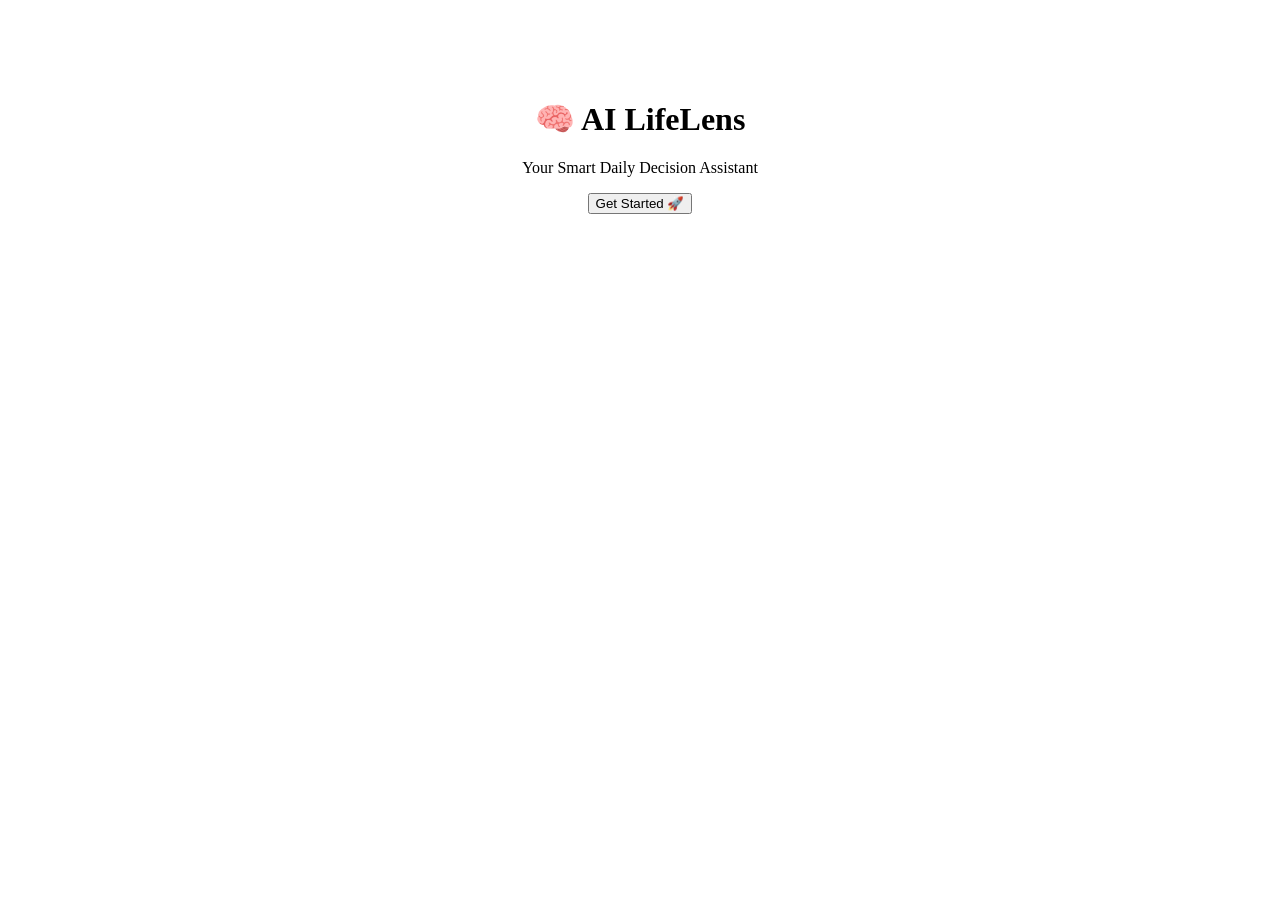
<file: index.html>
<!DOCTYPE html><html lang="en"><head>
    <meta charset="UTF-8">
    <meta name="viewport" content="width=device-width, initial-scale=1.0">
    <title>AI LifeLens</title>
</head><body><div style="text-align:center; margin-top:100px;">

    <h1>🧠 AI LifeLens</h1>

    <p>Your Smart Daily Decision Assistant</p>

    <button onclick="window.location.href='dashboard.html'">
        Get Started 🚀
    </button>

</div>

</body></html>
</file>
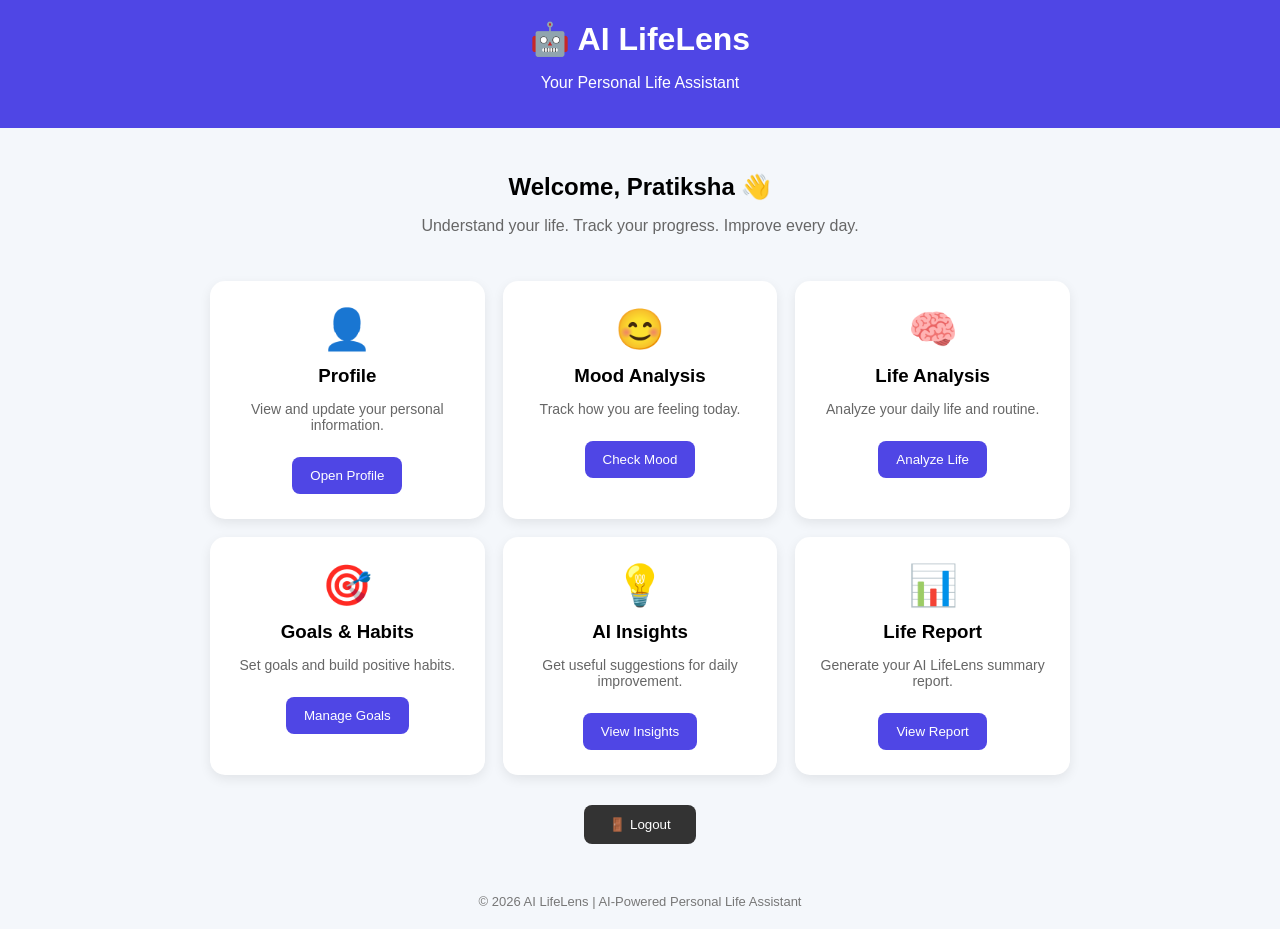
<file: dashboard.html>
<!DOCTYPE html>
<html lang="en">
<head>
    <meta charset="UTF-8">
    <meta name="viewport" content="width=device-width, initial-scale=1.0">

    <title>AI LifeLens - Dashboard</title>

    <style>
        * {
            box-sizing: border-box;
        }

        body {
            margin: 0;
            font-family: Arial, sans-serif;
            background: #f4f7fb;
        }

        header {
            background: #4f46e5;
            color: white;
            padding: 20px;
            text-align: center;
        }

        header h1 {
            margin: 0;
        }

        .welcome {
            text-align: center;
            padding: 25px 15px 10px;
        }

        .welcome h2 {
            margin-bottom: 8px;
        }

        .welcome p {
            color: #666;
        }

        .container {
            max-width: 900px;
            margin: auto;
            padding: 20px;
        }

        .cards {
            display: grid;
            grid-template-columns: repeat(auto-fit, minmax(220px, 1fr));
            gap: 18px;
        }

        .card {
            background: white;
            padding: 25px;
            border-radius: 15px;
            text-align: center;
            box-shadow: 0 4px 12px rgba(0,0,0,0.08);
        }

        .card .icon {
            font-size: 40px;
        }

        .card h3 {
            margin: 12px 0 8px;
        }

        .card p {
            color: #666;
            font-size: 14px;
        }

        .card button {
            background: #4f46e5;
            color: white;
            border: none;
            padding: 11px 18px;
            border-radius: 8px;
            cursor: pointer;
            margin-top: 10px;
        }

        .card button:hover {
            opacity: 0.9;
        }

        .logout {
            display: block;
            margin: 30px auto 10px;
            background: #333;
            color: white;
            border: none;
            padding: 12px 25px;
            border-radius: 8px;
            cursor: pointer;
        }

        footer {
            text-align: center;
            color: #777;
            padding: 20px;
            font-size: 13px;
        }
    </style>
</head>

<body>

<header>
    <h1>🤖 AI LifeLens</h1>
    <p>Your Personal Life Assistant</p>
</header>

<div class="welcome">
    <h2>Welcome, Pratiksha 👋</h2>
    <p>Understand your life. Track your progress. Improve every day.</p>
</div>

<div class="container">

    <div class="cards">

        <div class="card">
            <div class="icon">👤</div>
            <h3>Profile</h3>
            <p>View and update your personal information.</p>
            <button onclick="window.location.href='profile.html'">
                Open Profile
            </button>
        </div>

        <div class="card">
            <div class="icon">😊</div>
            <h3>Mood Analysis</h3>
            <p>Track how you are feeling today.</p>
            <button onclick="window.location.href='mood.html'">
                Check Mood
            </button>
        </div>

        <div class="card">
            <div class="icon">🧠</div>
            <h3>Life Analysis</h3>
            <p>Analyze your daily life and routine.</p>
            <button onclick="window.location.href='life-analysis.html'">
                Analyze Life
            </button>
        </div>

        <div class="card">
            <div class="icon">🎯</div>
            <h3>Goals & Habits</h3>
            <p>Set goals and build positive habits.</p>
            <button onclick="window.location.href='goals.html'">
                Manage Goals
            </button>
        </div>

        <div class="card">
            <div class="icon">💡</div>
            <h3>AI Insights</h3>
            <p>Get useful suggestions for daily improvement.</p>
            <button onclick="window.location.href='insights.html'">
                View Insights
            </button>
        </div>

        <div class="card">
            <div class="icon">📊</div>
            <h3>Life Report</h3>
            <p>Generate your AI LifeLens summary report.</p>
            <button onclick="window.location.href='report.html'">
                View Report
            </button>
        </div>

    </div>

    <button class="logout" onclick="window.location.href='index.html'">
        🚪 Logout
    </button>

</div>

<footer>
    © 2026 AI LifeLens | AI-Powered Personal Life Assistant
</footer>

</body>
</html>
</file>
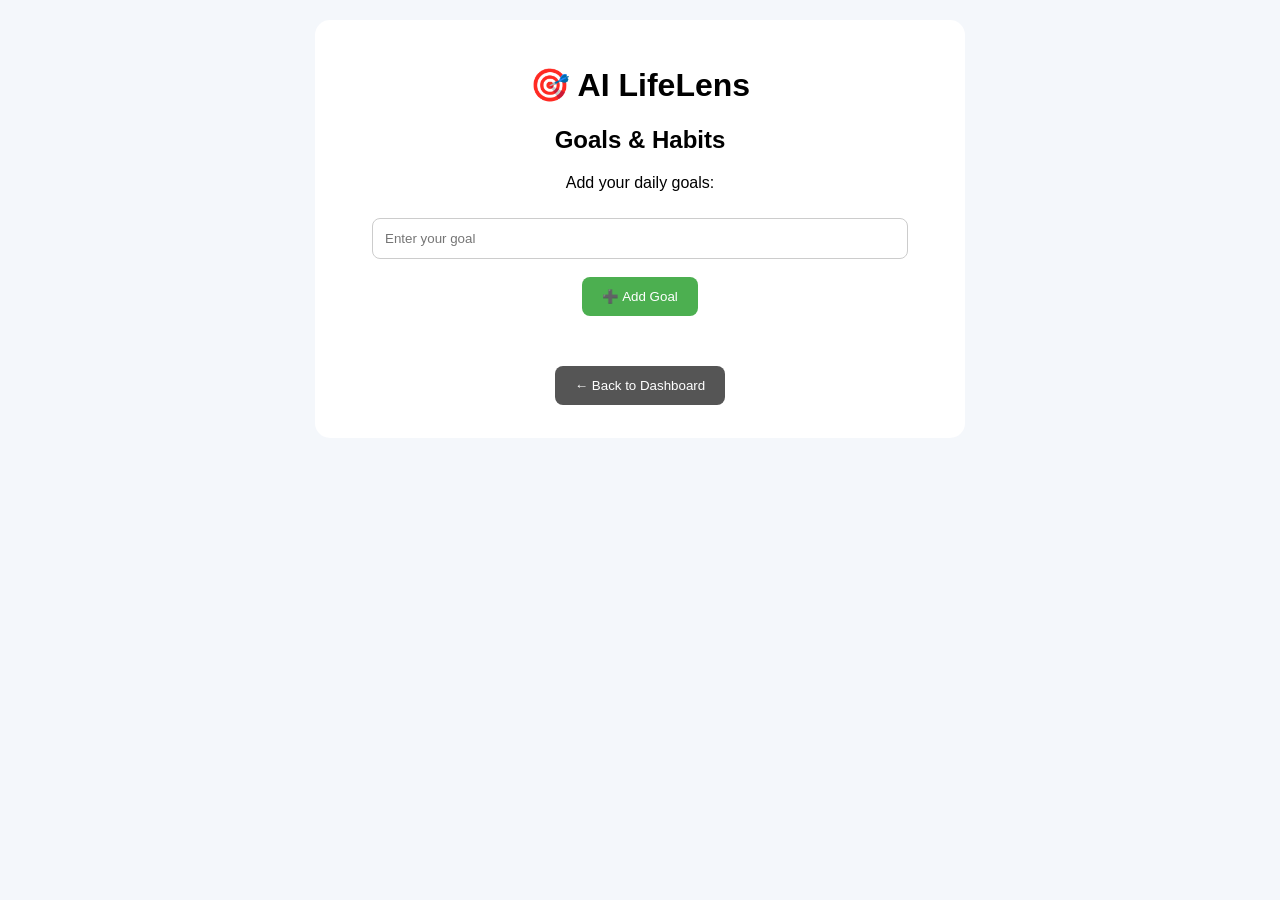
<file: goals.html>
<!DOCTYPE html>
<html lang="en">
<head>
    <meta charset="UTF-8">
    <meta name="viewport" content="width=device-width, initial-scale=1.0">
    <title>AI LifeLens - Goals</title>

    <style>
        body {
            font-family: Arial, sans-serif;
            background: #f4f7fb;
            margin: 0;
            padding: 20px;
            text-align: center;
        }

        .container {
            max-width: 600px;
            margin: auto;
            background: white;
            padding: 25px;
            border-radius: 15px;
        }

        input {
            width: 85%;
            padding: 12px;
            border: 1px solid #ccc;
            border-radius: 8px;
            margin: 10px;
        }

        button {
            padding: 12px 20px;
            border: none;
            border-radius: 8px;
            cursor: pointer;
            margin: 8px;
        }

        .add {
            background: #4CAF50;
            color: white;
        }

        .back {
            background: #555;
            color: white;
        }

        li {
            text-align: left;
            padding: 10px;
            margin: 8px;
            background: #f1f1f1;
            border-radius: 8px;
        }
    </style>
</head>

<body>

<div class="container">

    <h1>🎯 AI LifeLens</h1>

    <h2>Goals & Habits</h2>

    <p>Add your daily goals:</p>

    <input type="text" id="goalInput" placeholder="Enter your goal">

    <br>

    <button class="add" onclick="addGoal()">➕ Add Goal</button>

    <ul id="goalList"></ul>

    <br>

    <button class="back" onclick="window.location.href='dashboard.html'">
        ← Back to Dashboard
    </button>

</div>

<script>
    function addGoal() {

        let goal = document.getElementById("goalInput").value.trim();

        if (goal === "") {
            alert("Please enter a goal.");
            return;
        }

        let li = document.createElement("li");

        li.innerHTML = "🎯 " + goal;

        document.getElementById("goalList").appendChild(li);

        document.getElementById("goalInput").value = "";
    }
</script>

</body>
</html>
</file>
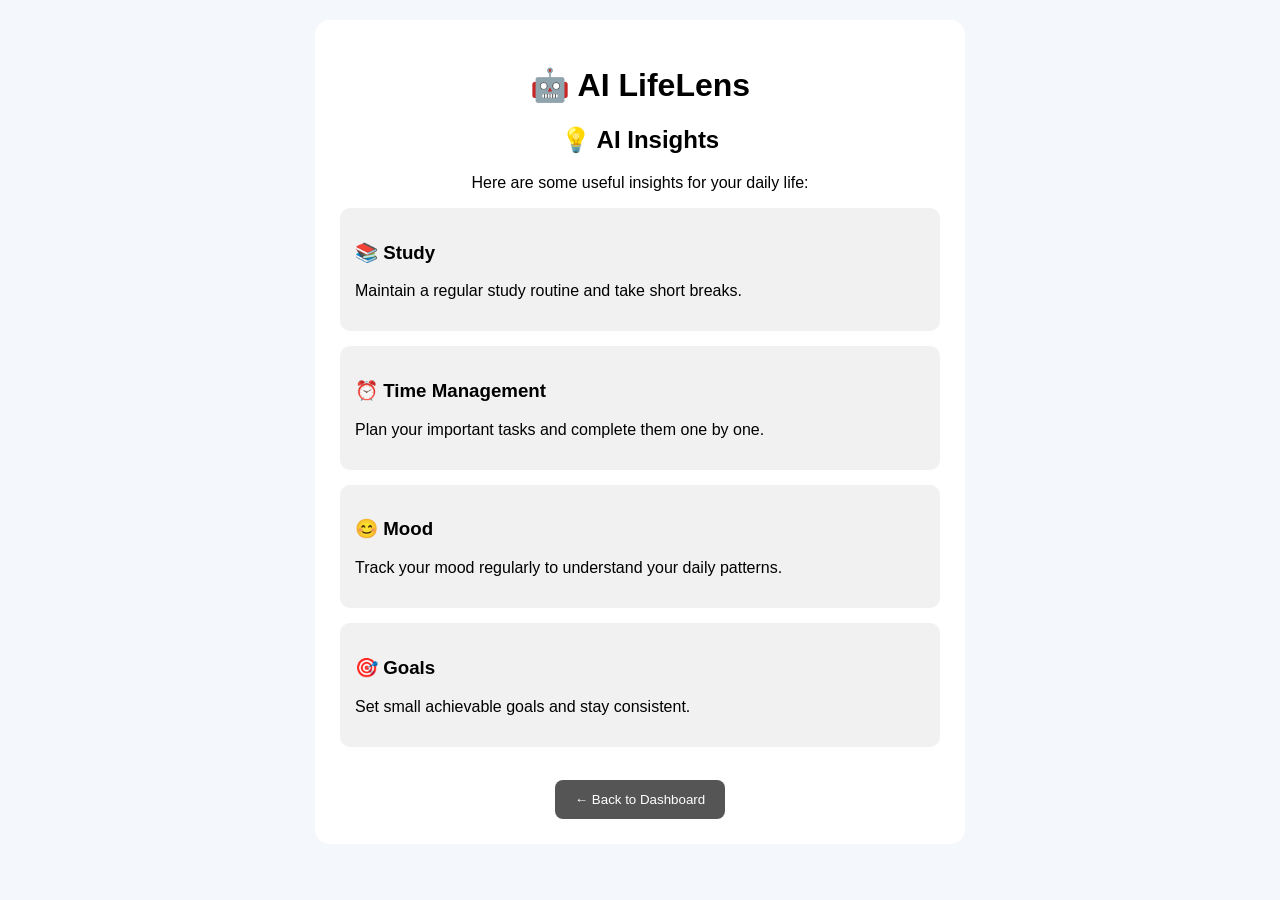
<file: insights.html>
<!DOCTYPE html>
<html lang="en">
<head>
    <meta charset="UTF-8">
    <meta name="viewport" content="width=device-width, initial-scale=1.0">

    <title>AI LifeLens - AI Insights</title>

    <style>
        body {
            font-family: Arial, sans-serif;
            background: #f4f7fb;
            margin: 0;
            padding: 20px;
            text-align: center;
        }

        .container {
            max-width: 600px;
            margin: auto;
            background: white;
            padding: 25px;
            border-radius: 15px;
        }

        .card {
            background: #f1f1f1;
            padding: 15px;
            margin: 15px 0;
            border-radius: 10px;
            text-align: left;
        }

        button {
            padding: 12px 20px;
            border: none;
            border-radius: 8px;
            background: #555;
            color: white;
            cursor: pointer;
        }
    </style>
</head>

<body>

<div class="container">

    <h1>🤖 AI LifeLens</h1>

    <h2>💡 AI Insights</h2>

    <p>Here are some useful insights for your daily life:</p>

    <div class="card">
        <h3>📚 Study</h3>
        <p>Maintain a regular study routine and take short breaks.</p>
    </div>

    <div class="card">
        <h3>⏰ Time Management</h3>
        <p>Plan your important tasks and complete them one by one.</p>
    </div>

    <div class="card">
        <h3>😊 Mood</h3>
        <p>Track your mood regularly to understand your daily patterns.</p>
    </div>

    <div class="card">
        <h3>🎯 Goals</h3>
        <p>Set small achievable goals and stay consistent.</p>
    </div>

    <br>

    <button onclick="window.location.href='dashboard.html'">
        ← Back to Dashboard
    </button>

</div>

</body>
</html>
</file>
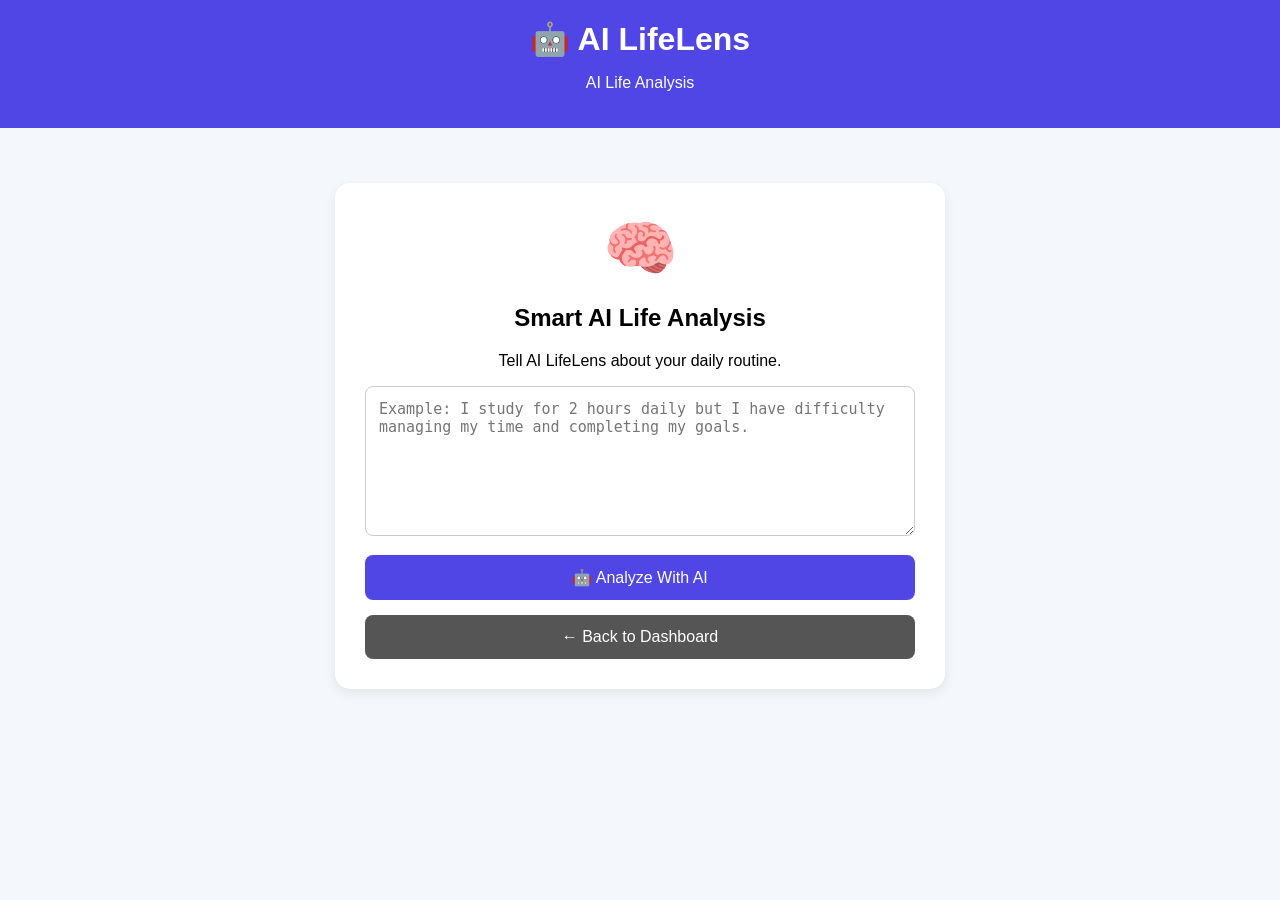
<file: life-analysis.html>
<!DOCTYPE html>
<html lang="en">
<head>
    <meta charset="UTF-8">
    <meta name="viewport" content="width=device-width, initial-scale=1.0">

    <title>AI LifeLens - AI Life Analysis</title>

    <style>
        * {
            box-sizing: border-box;
        }

        body {
            margin: 0;
            font-family: Arial, sans-serif;
            background: #f4f7fb;
        }

        header {
            background: #4f46e5;
            color: white;
            text-align: center;
            padding: 20px;
        }

        header h1 {
            margin: 0;
        }

        .container {
            max-width: 650px;
            margin: 35px auto;
            padding: 20px;
        }

        .card {
            background: white;
            padding: 30px;
            border-radius: 15px;
            box-shadow: 0 4px 12px rgba(0,0,0,0.08);
        }

        .icon {
            text-align: center;
            font-size: 60px;
        }

        h2 {
            text-align: center;
        }

        textarea {
            width: 100%;
            height: 150px;
            padding: 13px;
            border: 1px solid #ccc;
            border-radius: 8px;
            font-size: 15px;
            resize: vertical;
        }

        button {
            width: 100%;
            padding: 13px;
            border: none;
            border-radius: 8px;
            cursor: pointer;
            font-size: 16px;
            margin-top: 15px;
        }

        .analyze {
            background: #4f46e5;
            color: white;
        }

        .back {
            background: #555;
            color: white;
        }

        #result {
            display: none;
            margin-top: 20px;
            padding: 20px;
            background: #f1f1f1;
            border-radius: 10px;
        }

        .result-item {
            background: white;
            padding: 12px;
            margin: 10px 0;
            border-radius: 8px;
        }
    </style>
</head>

<body>

<header>
    <h1>🤖 AI LifeLens</h1>
    <p>AI Life Analysis</p>
</header>

<div class="container">

    <div class="card">

        <div class="icon">🧠</div>

        <h2>Smart AI Life Analysis</h2>

        <p style="text-align:center;">
            Tell AI LifeLens about your daily routine.
        </p>

        <textarea id="lifeText"
        placeholder="Example: I study for 2 hours daily but I have difficulty managing my time and completing my goals."></textarea>

        <button class="analyze" onclick="analyzeLife()">
            🤖 Analyze With AI
        </button>

        <div id="result"></div>

        <button class="back"
        onclick="window.location.href='dashboard.html'">
            ← Back to Dashboard
        </button>

    </div>

</div>

<script>

function analyzeLife() {

    let text = document.getElementById("lifeText").value.toLowerCase().trim();

    if (text === "") {
        alert("Please enter information about your daily life.");
        return;
    }

    let study = "";
    let time = "";
    let goal = "";
    let routine = "";

    // Study analysis
    if (
        text.includes("study") ||
        text.includes("exam") ||
        text.includes("college") ||
        text.includes("learning")
    ) {
        study = "📚 Study: Create a fixed study schedule and revise regularly.";
    } else {
        study = "📚 Study: Try to include a regular learning session in your daily routine.";
    }

    // Time analysis
    if (
        text.includes("time") ||
        text.includes("busy") ||
        text.includes("late") ||
        text.includes("manage")
    ) {
        time = "⏰ Time Management: Prioritize important tasks and avoid unnecessary distractions.";
    } else {
        time = "⏰ Time Management: Plan your important tasks at the beginning of the day.";
    }

    // Goal analysis
    if (
        text.includes("goal") ||
        text.includes("target") ||
        text.includes("improve")
    ) {
        goal = "🎯 Goals: Break large goals into smaller daily tasks.";
    } else {
        goal = "🎯 Goals: Set one or two achievable goals for each day.";
    }

    // Routine analysis
    if (
        text.includes("routine") ||
        text.includes("daily") ||
        text.includes("habit")
    ) {
        routine = "🌱 Routine: Keep your daily routine consistent and review your progress.";
    } else {
        routine = "🌱 Routine: Build a simple and consistent daily routine.";
    }

    document.getElementById("result").style.display = "block";

    document.getElementById("result").innerHTML =

        "<h3>✨ AI LifeLens Analysis</h3>" +

        "<div class='result-item'>" +
        study +
        "</div>" +

        "<div class='result-item'>" +
        time +
        "</div>" +

        "<div class='result-item'>" +
        goal +
        "</div>" +

        "<div class='result-item'>" +
        routine +
        "</div>" +

        "<div class='result-item'>" +
        "💡 AI Suggestion: Focus on small improvements and maintain consistency." +
        "</div>";
}

</script>

</body>
</html>
</file>
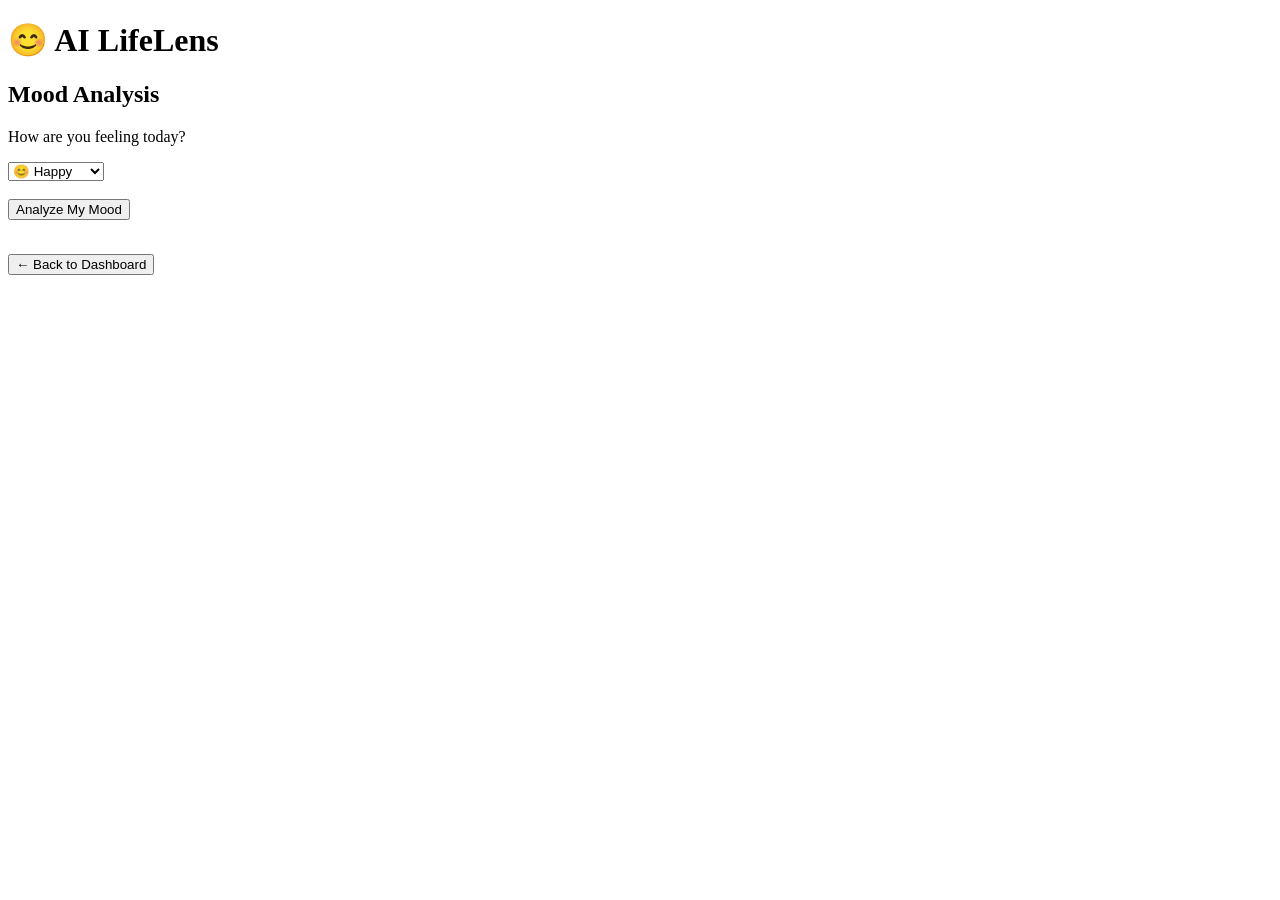
<file: mood.html>
<!DOCTYPE html>
<html>
<head>
    <title>AI LifeLens - Mood Analysis</title>
</head>

<body>

    <h1>😊 AI LifeLens</h1>

    <h2>Mood Analysis</h2>

    <p>How are you feeling today?</p>

    <select id="mood">
        <option>😊 Happy</option>
        <option>😌 Calm</option>
        <option>😐 Neutral</option>
        <option>😔 Sad</option>
        <option>😟 Stressed</option>
    </select>

    <br><br>

    <button onclick="analyzeMood()">
        Analyze My Mood
    </button>

    <p id="result"></p>

    <br>

    <button onclick="window.location.href='dashboard.html'">
        ← Back to Dashboard
    </button>

    <script>
        function analyzeMood() {
            let mood = document.getElementById("mood").value;

            document.getElementById("result").innerHTML =
                "Your selected mood is " + mood + ". Mood analysis completed successfully! 😊";
        }
    </script>

</body>
</html>
</file>
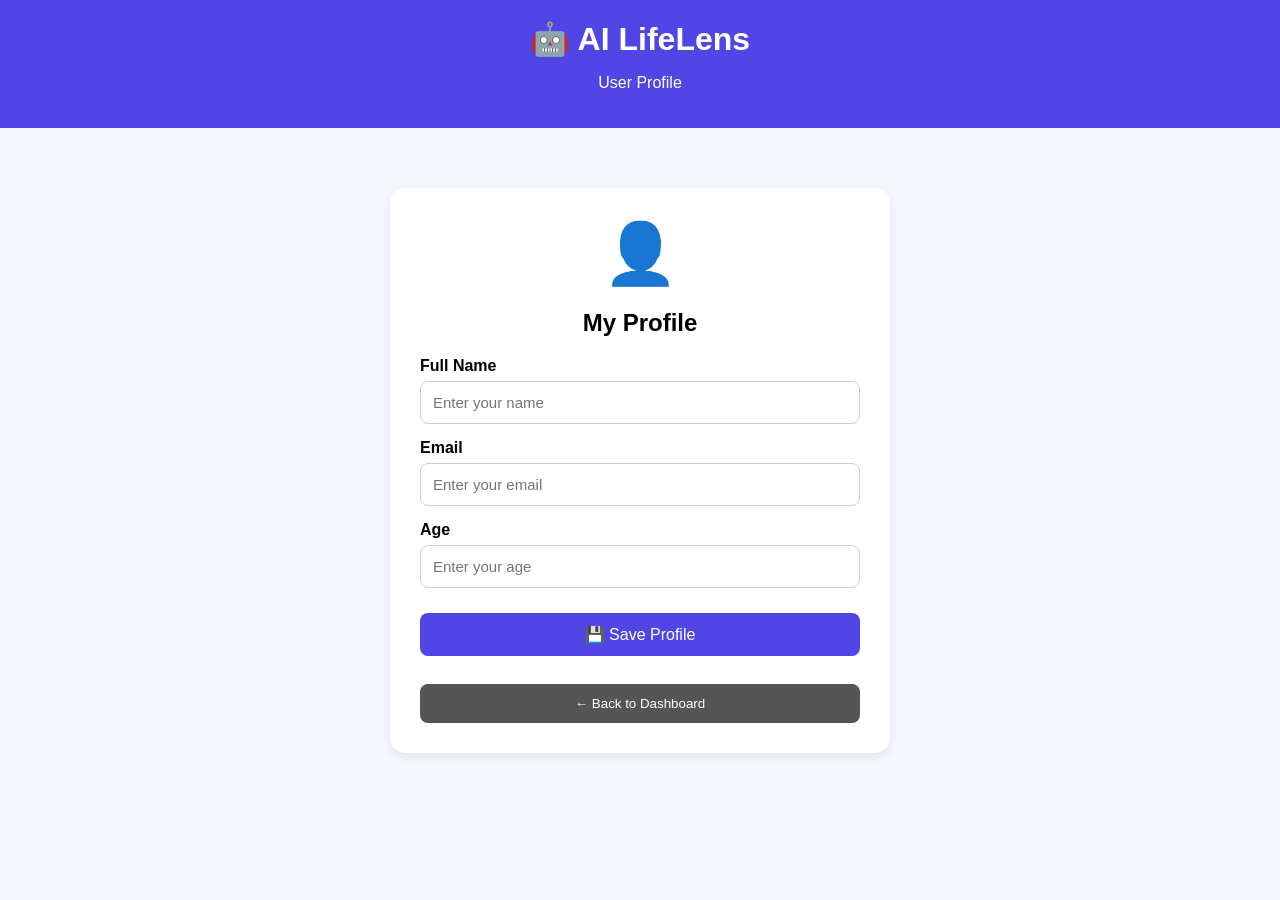
<file: profile.html>
<!DOCTYPE html>
<html lang="en">
<head>
    <meta charset="UTF-8">
    <meta name="viewport" content="width=device-width, initial-scale=1.0">

    <title>AI LifeLens - Profile</title>

    <style>
        * {
            box-sizing: border-box;
        }

        body {
            margin: 0;
            font-family: Arial, sans-serif;
            background: #f4f7fb;
        }

        header {
            background: #4f46e5;
            color: white;
            text-align: center;
            padding: 20px;
        }

        header h1 {
            margin: 0;
        }

        .container {
            max-width: 550px;
            margin: 35px auto;
            padding: 25px;
        }

        .profile-card {
            background: white;
            padding: 30px;
            border-radius: 15px;
            box-shadow: 0 4px 12px rgba(0,0,0,0.08);
        }

        .icon {
            text-align: center;
            font-size: 60px;
        }

        h2 {
            text-align: center;
        }

        label {
            display: block;
            margin-top: 15px;
            margin-bottom: 6px;
            font-weight: bold;
        }

        input {
            width: 100%;
            padding: 12px;
            border: 1px solid #ccc;
            border-radius: 8px;
            font-size: 15px;
        }

        .save {
            width: 100%;
            margin-top: 25px;
            padding: 12px;
            background: #4f46e5;
            color: white;
            border: none;
            border-radius: 8px;
            cursor: pointer;
            font-size: 16px;
        }

        .back {
            width: 100%;
            margin-top: 12px;
            padding: 12px;
            background: #555;
            color: white;
            border: none;
            border-radius: 8px;
            cursor: pointer;
        }

        #message {
            text-align: center;
            margin-top: 15px;
            font-weight: bold;
        }
    </style>
</head>

<body>

<header>
    <h1>🤖 AI LifeLens</h1>
    <p>User Profile</p>
</header>

<div class="container">

    <div class="profile-card">

        <div class="icon">👤</div>

        <h2>My Profile</h2>

        <label>Full Name</label>
        <input type="text" id="name" placeholder="Enter your name">

        <label>Email</label>
        <input type="email" id="email" placeholder="Enter your email">

        <label>Age</label>
        <input type="number" id="age" placeholder="Enter your age">

        <button class="save" onclick="saveProfile()">
            💾 Save Profile
        </button>

        <p id="message"></p>

        <button class="back" onclick="window.location.href='dashboard.html'">
            ← Back to Dashboard
        </button>

    </div>

</div>

<script>

function saveProfile() {

    let name = document.getElementById("name").value;
    let email = document.getElementById("email").value;
    let age = document.getElementById("age").value;

    if (name === "" || email === "" || age === "") {
        alert("Please fill all details.");
        return;
    }

    localStorage.setItem("profileName", name);
    localStorage.setItem("profileEmail", email);
    localStorage.setItem("profileAge", age);

    document.getElementById("message").innerHTML =
        "✅ Profile saved successfully!";
}

</script>

</body>
</html>
</file>
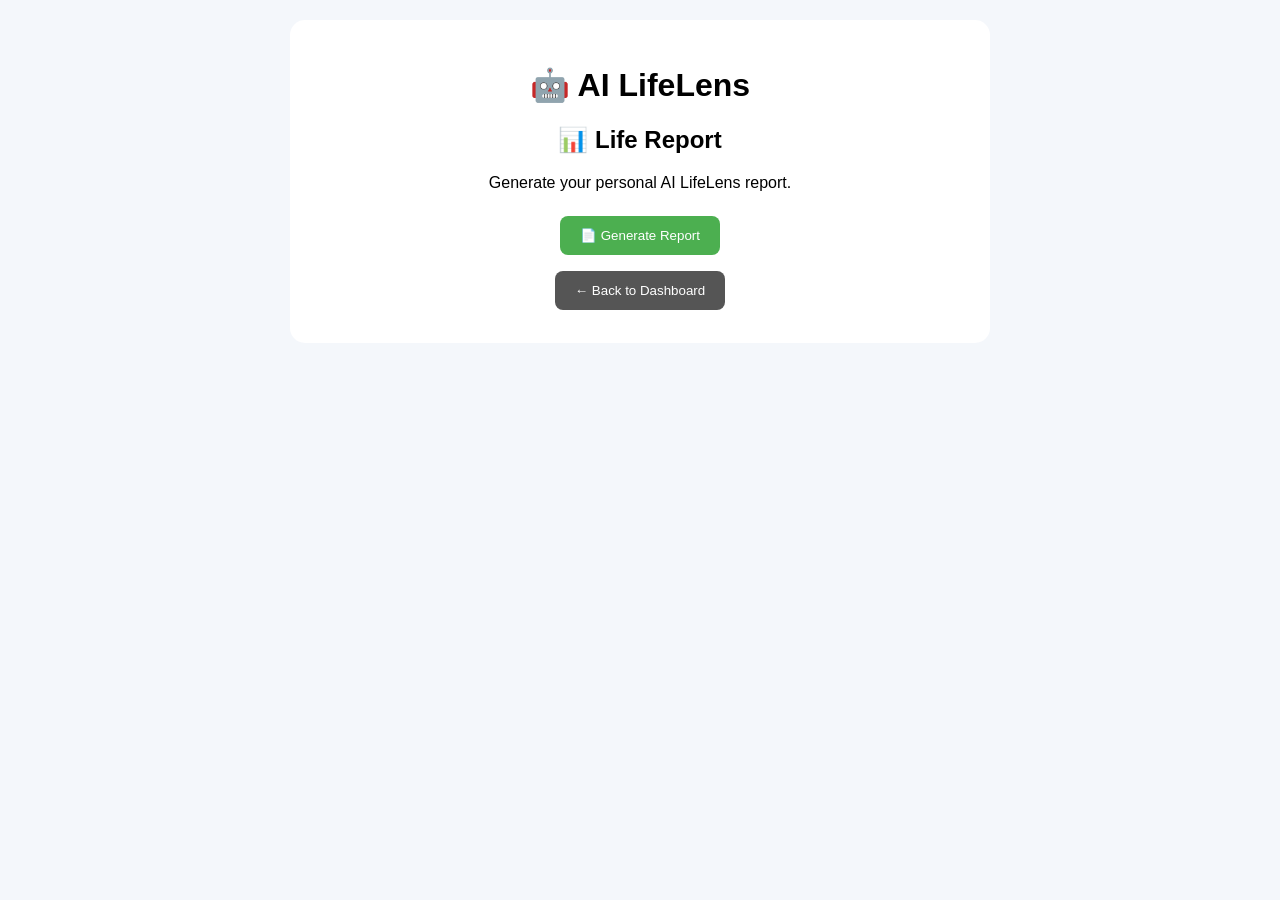
<file: report.html>
<!DOCTYPE html>
<html lang="en">
<head>
    <meta charset="UTF-8">
    <meta name="viewport" content="width=device-width, initial-scale=1.0">

    <title>AI LifeLens - Life Report</title>

    <style>
        body {
            font-family: Arial, sans-serif;
            background: #f4f7fb;
            margin: 0;
            padding: 20px;
            text-align: center;
        }

        .container {
            max-width: 650px;
            margin: auto;
            background: white;
            padding: 25px;
            border-radius: 15px;
        }

        .report {
            background: #f1f1f1;
            padding: 20px;
            margin-top: 20px;
            border-radius: 12px;
            text-align: left;
        }

        .item {
            padding: 12px;
            margin: 10px 0;
            background: white;
            border-radius: 8px;
        }

        button {
            padding: 12px 20px;
            border: none;
            border-radius: 8px;
            cursor: pointer;
            margin: 8px;
        }

        .generate {
            background: #4CAF50;
            color: white;
        }

        .back {
            background: #555;
            color: white;
        }
    </style>
</head>

<body>

<div class="container">

    <h1>🤖 AI LifeLens</h1>

    <h2>📊 Life Report</h2>

    <p>Generate your personal AI LifeLens report.</p>

    <button class="generate" onclick="generateReport()">
        📄 Generate Report
    </button>

    <div id="report" class="report" style="display:none;">

        <h3>✨ Your LifeLens Report</h3>

        <div class="item">
            📚 <b>Study:</b>
            Maintain a consistent study routine.
        </div>

        <div class="item">
            😊 <b>Mood:</b>
            Continue tracking your mood regularly.
        </div>

        <div class="item">
            🎯 <b>Goals:</b>
            Focus on small and achievable goals.
        </div>

        <div class="item">
            ⏰ <b>Time Management:</b>
            Plan your daily tasks and priorities.
        </div>

        <div class="item">
            💡 <b>AI Suggestion:</b>
            Stay consistent and review your progress regularly.
        </div>

    </div>

    <br>

    <button class="back" onclick="window.location.href='dashboard.html'">
        ← Back to Dashboard
    </button>

</div>

<script>
    function generateReport() {
        document.getElementById("report").style.display = "block";
    }
</script>

</body>
</html>
</file>
